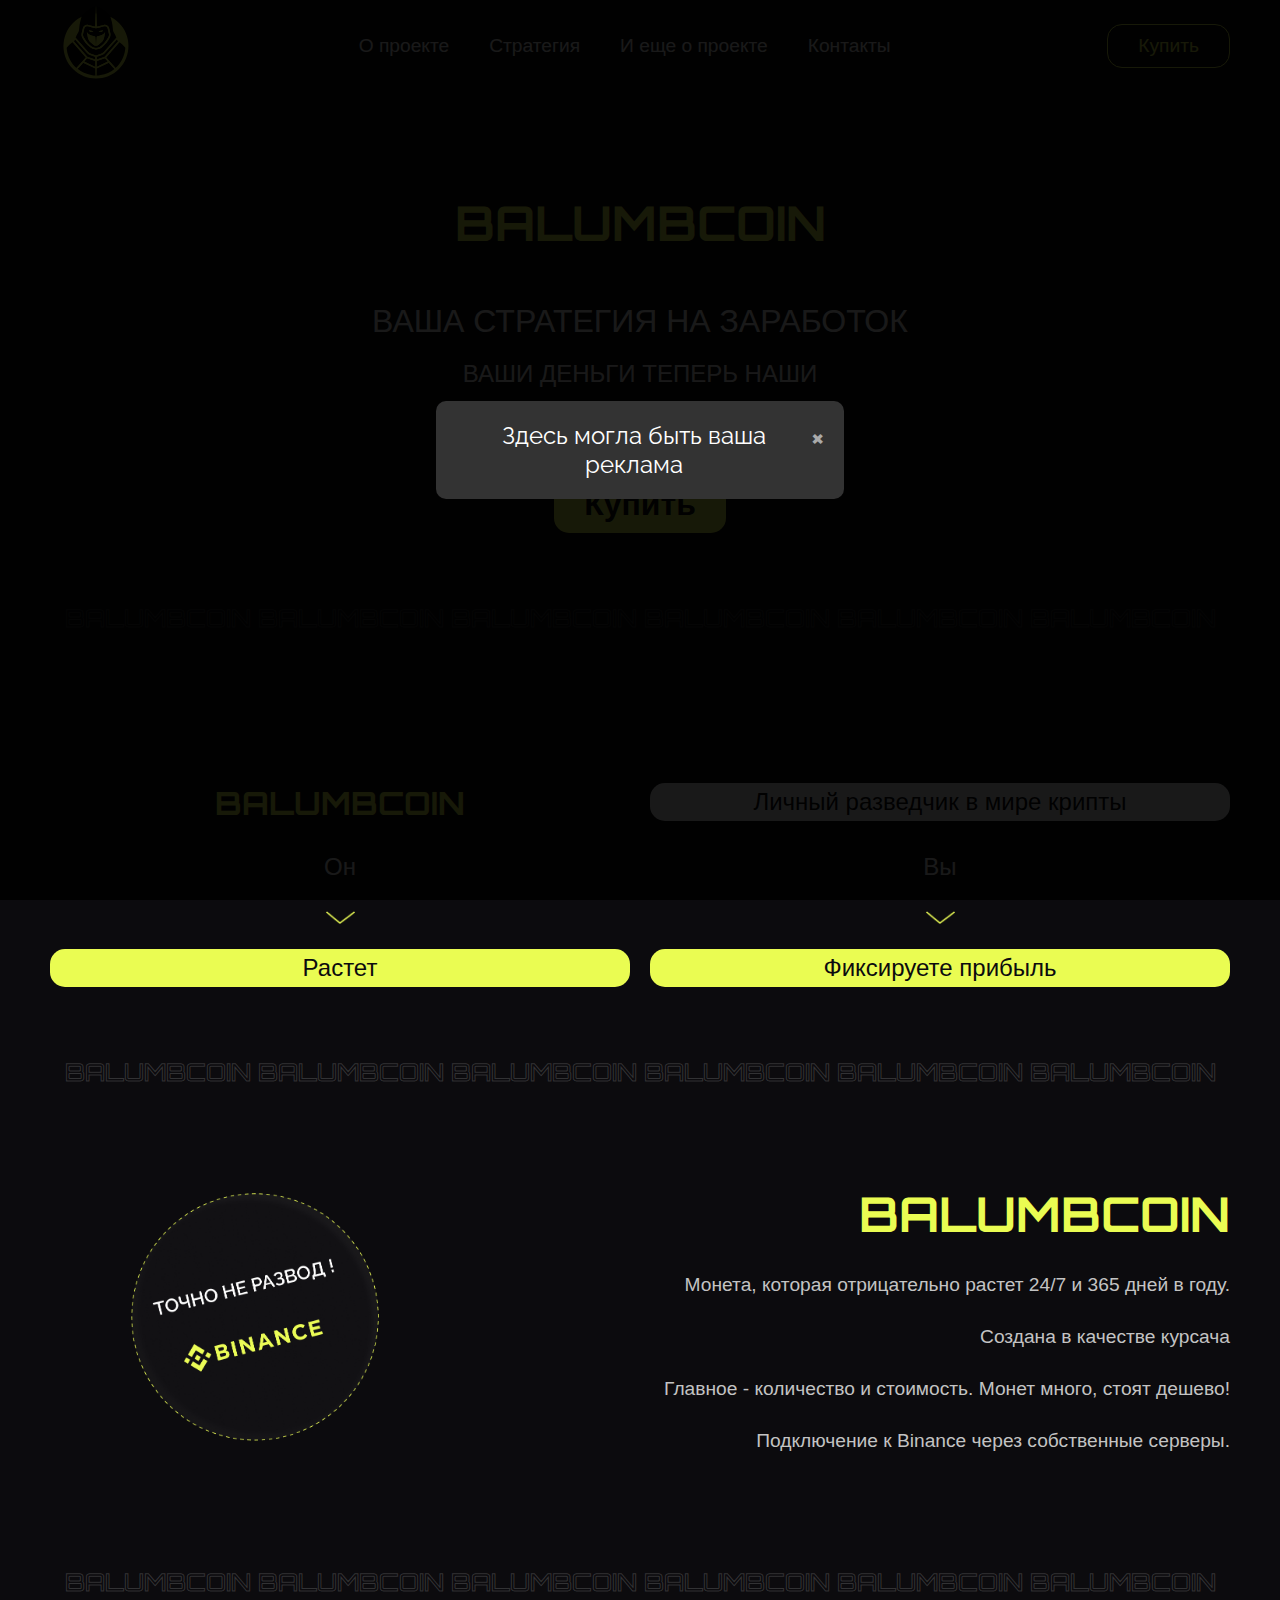
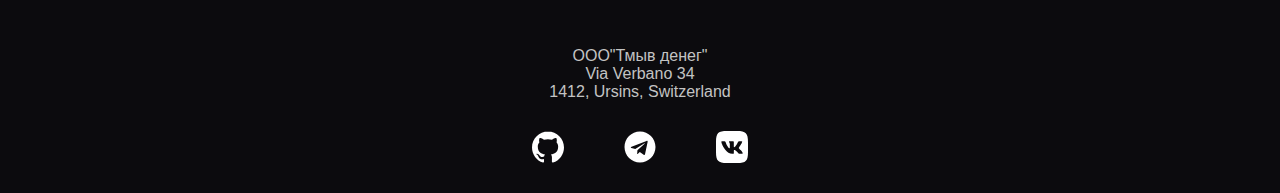
<file: Lab_2/index.html>
<!DOCTYPE html>
<html lang="en">
<head>
    <meta charset="UTF-8">
    <meta name="viewport" content="width=device-width, initial-scale=1.0">
    <link rel="stylesheet" href="css/index.css">
    <link rel="stylesheet" href="css/reset.css">
    <link rel="stylesheet" href="css/media.css">
    <title>BalumbCoin</title>
</head>
<body>
    
    <header class="header">
        <div class="container">
            <div class="header-nav">
                <div class="logo">
                <img src="src/svg/logo.svg" alt="BalumbCoin">
                </div>
                <nav class="nav">
                    <ul class="nav-list">
                        <li class="nav-item"><a href="#about">О проекте</a></li>
                        <li class="nav-item"><a href="#strategy">Стратегия</a></li>
                        <li class="nav-item"><a href="#about-2">И еще о проекте</a></li>
                        <li class="nav-item"><a href="#contacts">Контакты</a></li>
                    </ul>
                </nav>
                <div class="buy">
                    <a href="#">Купить</a>
                </div>
            </div>
        </div>
    </header>
    <main>
        <div id="modal" class="modal">
            <div class="modal-content">
                <span class="close">&times;</span>
                <p>Здесь могла быть ваша реклама</p>
            </div>
        </div>
        <section id="about">
            <div class="container">
                <div class="head">
                    <h1 class="title">BALUMBCOIN</h1>
                    <h2 class="description_1">ВАША СТРАТЕГИЯ НА ЗАРАБОТОК</h2>
                    <h3 class="description_2">ВАШИ ДЕНЬГИ ТЕПЕРЬ НАШИ</h3>
                    <h4 class="description_3">*Без 0% комиссии</h4>
                    <p class="buy_btn">Купить</p>
                    <p class="bc-text">BALUMBCOIN BALUMBCOIN BALUMBCOIN BALUMBCOIN BALUMBCOIN BALUMBCOIN</p>
                </div>
            </div>
        </section>
        <section id="strategy">
            <div class="container">
                <div class="grid-container">
                    <div class="grid-element">
                        <h2 class="el-1">BALUMBCOIN</h2>
                    </div>
                    <div class="grid-element">
                        <h2 class="el-2">Личный разведчик в мире крипты</h2>
                    </div>
                    <div class="grid-element">
                        <h2 class="el-3-4">Он</h2>
                    </div>
                    <div class="grid-element">
                        <h2 class="el-3-4">Вы</h2>
                    </div>
                    <div class="grid-element">
                        <img class="vector" src="src/svg/Vector_123.png" alt="Вниз">
                    </div>
                    <div class="grid-element">
                        <img class="vector" src="src/svg/Vector_123.png" alt="Вниз">
                    </div>
                    <div class="grid-element">
                        <h2 class="el-7-8">Растет</h2>
                    </div>
                    <div class="grid-element">
                        <h2 class="el-7-8">Фиксируете прибыль</h2>
                    </div>
                </div>
                <p class="bc-text">BALUMBCOIN BALUMBCOIN BALUMBCOIN BALUMBCOIN BALUMBCOIN BALUMBCOIN</p>
            </div>
        </section>
        <section id="about-2">
            <div class="container">
                <div class="about-2-content">
                    <div class="logo-2">
                        <img src="src/png/binance.png" alt="binance">
                    </div>
                    <div class="about-2-description">
                        <h2 class="title">BALUMBCOIN</h2>
                        <ul class="description-list">
                            <li class="description-item">Монета, которая отрицательно растет 24/7 и 365 дней в году.</li>
                            <li class="description-item">Создана в качестве курсача</li>
                            <li class="description-item">Главное - количество и стоимость. Монет много, стоят дешево!</li>
                            <li class="description-item">Подключение к Binance через собственные серверы.</li>
                        </ul>
                    </div>
                </div>
                <p class="bc-text">BALUMBCOIN BALUMBCOIN BALUMBCOIN BALUMBCOIN BALUMBCOIN BALUMBCOIN</p>
            </div>
        </section>
        <footer id="contacts">
            <div class="container">
                <div class="contacts">
                    <p>ООО"Тмыв денег"</p>
                    <p>Via Verbano 34</p>
                    <p>1412, Ursins, Switzerland</p>
                </div>
                <div class="contacts-buttons">
                    <a href="https://github.com/vioaxen" class='btn'><img src='./src/svg/Github.svg' alt='GitGub'></a>
                    <a href="https://t.me/axenvio" class='btn'><img src='./src/svg/Telegram.svg' alt='Telegram'></a>
                    <a href="https://vk.com/axenvio" class='btn'><img src='./src/svg/Vk.svg' alt='VK'></a>
                </div>
            </div>
        </footer>
    </main>
    <script src="js/index.js"></script>
</body>
</html>
</file>
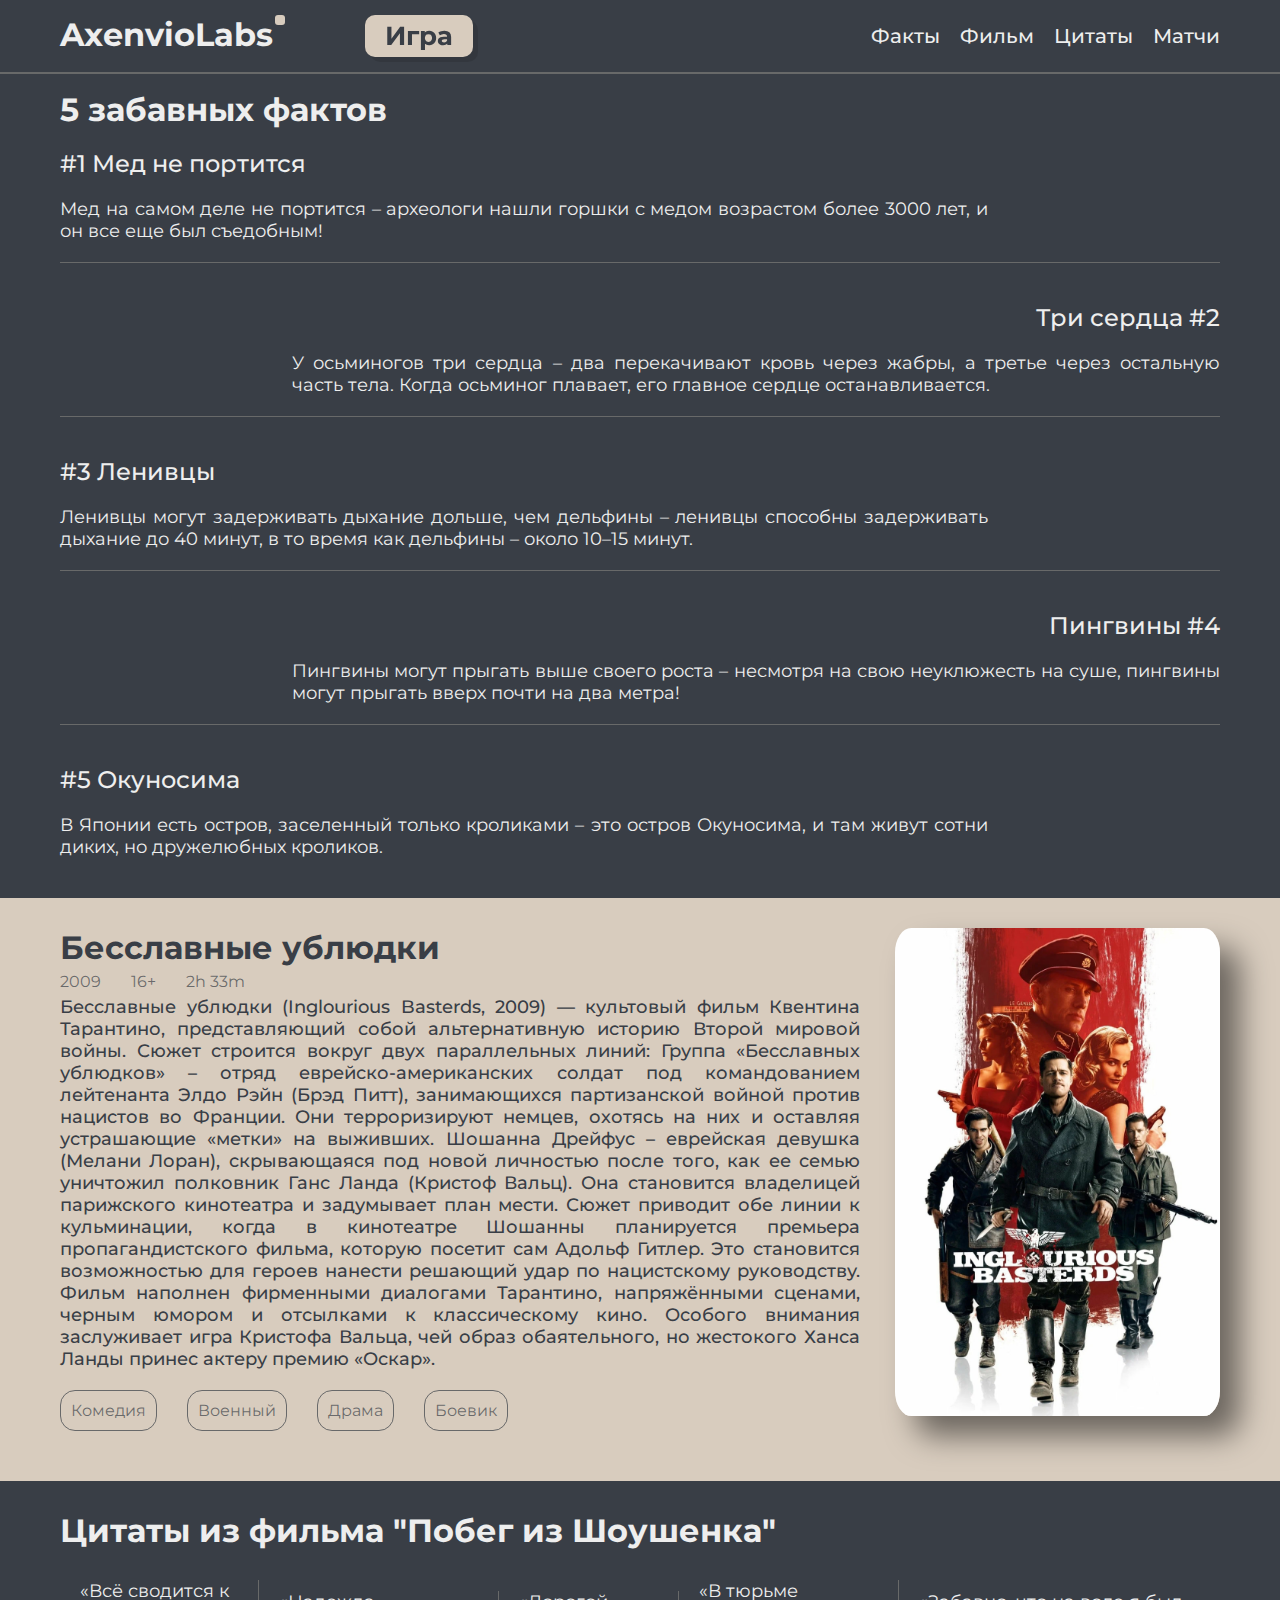
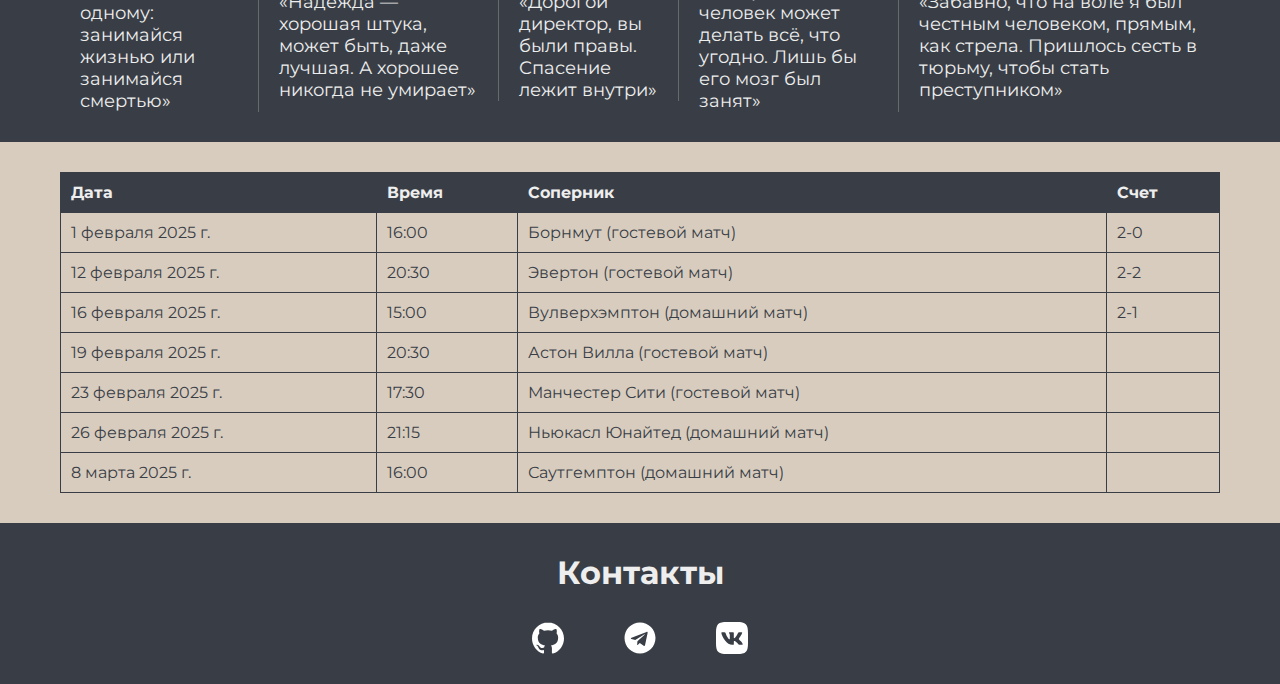
<file: Lab_3/index.html>
<!DOCTYPE html>
<html lang="en">
<head>
    <meta charset="UTF-8">
    <meta name="viewport" content="width=device-width, initial-scale=1.0">
    <title>Document</title>
    <link rel="stylesheet" href="./css/style.css">
    <link rel="stylesheet" href="./css/media.css">
</head>
<body>
<header class="header">
    <!-- Header navigation -->
    <div class="container">
        <div class="header-nav">
            <div class="left-bar">
                <a href="#!" class='logo'>AxenvioLabs</a>
                <button id="game" class="game_btn">Игра</button>
            </div>
            <nav class="nav">
                <ul class="nav-list">
                    <li class="nav-item"><a href="#facts" class="nav-link">Факты</a></li>
                    <li class="nav-item"><a href="#movie-sec" class="nav-link">Фильм</a></li>
                    <li class="nav-item"><a href="#quotes-sec" class="nav-link">Цитаты</a></li>
                    <li class="nav-item"><a href="#matches" class="nav-link">Матчи</a></li>
                </ul>
            </nav>
        </div>
    </div>
</header>

<!-- Facts section -->
<section id="facts-sec">
    <div class="container">
        <div class="facts">
            <h1 class="title">5 забавных фактов</h1>
            <ul class="facts-list">
                <li class="fact-item-left">
                    <h2 class='fact-item-title'>#1 Мед не портится</h2>
                    <p>Мед на самом деле не портится – археологи нашли горшки с медом возрастом более 3000 лет, и он все
                        еще был съедобным!</p>
                </li>
                <li class="fact-item-right">
                    <h2 class='fact-item-title'>Три сердца #2</h2>
                    <p>У осьминогов три сердца – два перекачивают кровь через жабры, а третье через остальную часть
                        тела. Когда осьминог плавает, его главное сердце останавливается.</p>
                </li>
                <li class="fact-item-left">
                    <h2 class='fact-item-title'>#3 Ленивцы</h2>
                    <p>Ленивцы могут задерживать дыхание дольше, чем дельфины – ленивцы способны задерживать дыхание до
                        40 минут, в то время как дельфины – около 10–15 минут.</p>
                </li>
                <li class="fact-item-right">
                    <h2 class='fact-item-title'>Пингвины #4</h2>
                    <p>Пингвины могут прыгать выше своего роста – несмотря на свою неуклюжесть на суше, пингвины могут
                        прыгать вверх почти на два метра!</p>
                </li>
                <li class="fact-item-left">
                    <h2 class='fact-item-title'>#5 Окуносима</h2>
                    <p>В Японии есть остров, заселенный только кроликами – это остров Окуносима, и там живут сотни
                        диких, но дружелюбных кроликов.</p>
                </li>
            </ul>
        </div>
    </div>
</section>

<!-- Movie review section-->
<section id="movie-sec">
    <div class="container">
        <div class="movie">
            <div class="movie-review-content">
                <div class="movie-review-header">
                    <h1 class="title">Бесславные ублюдки</h1>
                    <ul class="movie-list-description">
                        <li class="movie-item-description">2009</li>
                        <li class="movie-item-description">16+</li>
                        <li class="movie-item-description">2h 33m</li>
                    </ul>
                </div>
                <div class="movie-review-description">
                    <p>Бесславные ублюдки (Inglourious Basterds, 2009) — культовый фильм Квентина Тарантино, представляющий
                        собой альтернативную историю Второй мировой войны.

                        Сюжет строится вокруг двух параллельных линий:

                        Группа «Бесславных ублюдков» – отряд еврейско-американских солдат под командованием лейтенанта Элдо
                        Рэйн (Брэд Питт), занимающихся партизанской войной против нацистов во Франции. Они терроризируют
                        немцев, охотясь на них и оставляя устрашающие «метки» на выживших.
                        Шошанна Дрейфус – еврейская девушка (Мелани Лоран), скрывающаяся под новой личностью после того, как
                        ее семью уничтожил полковник Ганс Ланда (Кристоф Вальц). Она становится владелицей парижского
                        кинотеатра и задумывает план мести.
                        Сюжет приводит обе линии к кульминации, когда в кинотеатре Шошанны планируется премьера
                        пропагандистского фильма, которую посетит сам Адольф Гитлер. Это становится возможностью для героев
                        нанести решающий удар по нацистскому руководству.

                        Фильм наполнен фирменными диалогами Тарантино, напряжёнными сценами, черным юмором и отсылками к
                        классическому кино. Особого внимания заслуживает игра Кристофа Вальца, чей образ обаятельного, но
                        жестокого Ханса Ланды принес актеру премию «Оскар».</p>
                </div>
                <div class="movie-review-genres">
                    <ul class="movie-review-list-genres">
                        <li class="movie-review-item-genres">Комедия</li>
                        <li class="movie-review-item-genres">Военный</li>
                        <li class="movie-review-item-genres">Драма</li>
                        <li class="movie-review-item-genres">Боевик</li>
                    </ul>
                </div>
            </div>
            <div class="movie-review-img">
                <img src="./img/movie-poster.jpg" alt="Постер">
            </div>
        </div>

</section>

<!-- Quotes section-->
<section id="quotes-sec">
    <div class="container">
        <h1 class="title">Цитаты из фильма "Побег из Шоушенка"</h1>
        <ul class="quotes-list">
            <li class="quotes-item">
                <p>«Всё сводится к одному: занимайся жизнью или занимайся
                    смертью»</p>
            </li>
            <li class="quotes-item">
                <p>«Надежда — хорошая штука, может быть, даже лучшая. А
                    хорошее никогда не
                    умирает»</p>
            </li>
            <li class="quotes-item">
                <p>«Дорогой директор, вы были правы. Спасение лежит
                    внутри»</p>
            </li>
            <li class="quotes-item">
                <p>«В тюрьме человек может делать всё, что угодно. Лишь
                    бы его мозг был занят»</p>
            </li>
            <li class="quotes-item">
                <p>«Забавно, что на воле я был честным человеком, прямым, как
                    стрела. Пришлось сесть в тюрьму, чтобы стать преступником»</p>
            </li>
        </ul>
    </div>
</section>

<section id="matches">
    <div class="container">
        <div class="table-content">
            <table class="table">
                <thead>
                <tr>
                    <th>Дата</th>
                    <th>Время</th>
                    <th>Соперник</th>
                    <th>Счет</th>
                </thead>
                <tbody>
                <tr>
                    <td>1 февраля 2025 г.</td>
                    <td>16:00</td>
                    <td>Борнмут (гостевой матч)</td>
                    <td>2-0</td>
                </tr>
                <tr>
                    <td>12 февраля 2025 г.</td>
                    <td>20:30</td>
                    <td>Эвертон (гостевой матч)</td>
                    <td>2-2</td>
                </tr>
                <tr>
                    <td>16 февраля 2025 г.</td>
                    <td>15:00</td>
                    <td>Вулверхэмптон (домашний матч)</td>
                    <td>2-1</td>
                </tr>
                <tr>
                    <td>19 февраля 2025 г.</td>
                    <td>20:30</td>
                    <td>Астон Вилла (гостевой матч)</td>
                    <td></td>
                </tr>
                <tr>
                    <td>23 февраля 2025 г.</td>
                    <td>17:30</td>
                    <td>Манчестер Сити (гостевой матч)</td>
                    <td></td>
                </tr>
                <tr>
                    <td>26 февраля 2025 г.</td>
                    <td>21:15</td>
                    <td>Ньюкасл Юнайтед (домашний матч)</td>
                    <td></td>
                </tr>
                <tr>
                    <td>8 марта 2025 г.</td>
                    <td>16:00</td>
                    <td>Саутгемптон (домашний матч)</td>
                    <td></td>
                </tr>
                </tbody>
            </table>
        </div>
    </div>
</section>

<!-- Contacts section -->
<footer class="contacts">
    <div class="container">
        <div class="contacts-title">
            <h1 class="title">Контакты</h1>
        </div>
        <div class="contacts-buttons">
            <a href="https://github.com/vioaxen" class='btn'><img src='./img/Github.svg'></a>
            <a href="https://t.me/axenvio" class='btn'><img src='./img/Telegram.svg'></a>
            <a href="https://vk.com/axenvio" class='btn'><img src='./img/Vk.svg'></a>
        </div>
    </div>
</footer>
<script src="./js/scripts.js"></script>
</body>
</html>
</file>
<file: Lab_2/css/index.css>
@import url('https://fonts.googleapis.com/css2?family=Orbitron:wght@400..900&family=Raleway:ital,wght@0,100..900;1,100..900&display=swap');

body {
    font-family: "Raleway", sans-serif;
    background: #0C0B0E;
}

.container {
    max-width: 1500px;
    padding: 0 50px;
    margin: 0 auto;
    font-family: "Montserrat", sans-serif;
}

/* Header */
.header-nav {
    display: flex;
    justify-content: space-between;
    align-items: center;
    
}

.nav-list {
    display: flex;
    justify-content: space-between;
    align-items: center;
    gap: 40px;
    font-size: 1.2rem;
}

.nav-list a {
    color: #FFFFFF;
}

.buy {
    border: 1px solid #EAFC52;
    padding: 10px 30px;
    border-radius: 15px;
    font-size: 1.2rem;
}

.buy a {
    color: #EAFC52;
}

/* About */
#about {
    
    padding: 100px 0;
    color: #EAFC52;
}

.head {
    display: flex;
    flex-direction: column;
    align-items: center;
    text-align: center;
}

.head h1 {
    font-family: 'Orbitron', sans-serif;
    font-size: 3rem;
    font-weight: 700;
    margin-bottom: 20px;

}

.head h2 {
    font-size: 2rem;
    font-weight: 500;
    margin-bottom: 20px;
    color: #FFFFFF;
}

.head h3 {
    font-size: 1.5rem;
    font-weight: 500;
    color: #FFFFFF;
    margin-bottom: 20px;
}

.head h4 {
    font-size: 1.5rem;
    font-weight: 500;
    color: #FFFFFF;
    margin-bottom: 20px;
    padding: 10px 20px;
    border-radius: 15px;
}

.buy_btn {
    color: #0C0B0E;
    padding: 10px 30px;
    border-radius: 15px;
    font-size: 2rem;
    font-weight: 700;
    background-color: #EAFC52;
}

.bc-text {
    font-family: 'Orbitron', sans-serif;
    font-size: 1.5rem;
    font-weight: 500;
    color: transparent;
    -webkit-text-stroke: 1px #88888852;
    padding-top: 20px;
    text-align: center;
    margin: 50px auto;
}

/* Strategy */
#strategy {
   
    color: #EAFC52;
}

.grid-container {
    display: grid;
    grid-template-columns: repeat(2, 1fr);
    gap: 20px;
    text-align: center;
}

.el-1 {
    font-family: 'Orbitron', sans-serif;
    font-size: 2rem;
    font-weight: 700;
}

.el-2 {
    font-size: 1.5rem;
    font-weight: 500;
    color: #0C0B0E;
    background-color: #FFFFFF;
    padding: 5px 20px;
    border-radius: 15px;
}

.el-3-4 {
    font-size: 1.5rem;
    font-weight: 500;
    color: #FFFFFF;
    padding: 10px 20px;
    border-radius: 15px;
}

.vector {
    width: 5%;
}

.el-7-8 {
    font-size: 1.5rem;
    font-weight: 500;
    color: #0C0B0E;
    padding: 5px 10px;
    border-radius: 15px;
    background-color: #EAFC52;
}

/* About-2 */
.about-2-content {
    display: flex;
    justify-content: space-between;
    align-items: center;
    
}

.logo-2 img {
    height: 40vh;
}

.title {
    font-family: 'Orbitron', sans-serif;
    font-size: 3rem;
    font-weight: 700;
    color: #EAFC52;
    text-align: right;
    padding-bottom: 30px;
}

.description-list {
    display: flex;
    flex-direction: column;
    text-align: right;
    gap: 30px;
    font-size: 1.2rem;
    color: #C3C3C3;
}

.contacts {
    background: #0C0B0E;
    color: #C3C3C3;
    text-align: center;
    padding-bottom: 30px;
}

.contacts-title {
    margin-bottom: 30px;
}

.contacts-buttons {
    display: flex;
    justify-content: center;
    column-gap: 60px;
    padding-bottom: 30px;
}

.contacts-buttons .btn:hover {
    transform: scale(1.1);
}


.modal {
    display: none; 
    position: fixed; 
    z-index: 1; 
    left: 0;
    top: 0;
    width: 100%;
    height: 100%;
    overflow: auto; 
    background-color: rgb(0,0,0); 
    background-color: rgba(0,0,0,0.4); 
}


.modal {
    display: none;
    position: fixed; 
    z-index: 1000; 
    left: 0;
    top: 0;
    width: 100%;
    height: 100%;
    background-color: rgba(0, 0, 0, 0.9); 
    justify-content: center;
    align-items: center;
    color: white;
    font-size: 24px;
    text-align: center;
    opacity: 0;
    transition: opacity 0.5s ease-in-out;
}

.modal.show {
    display: flex;
    opacity: 1;
}


.modal-content {
    background-color: #333;
    padding: 20px;
    border-radius: 10px;
    max-width: 80%;
}

.close {
    color: #aaa;
    float: right;
    font-size: 28px;
    font-weight: bold;
}

.close:hover,
.close:focus {
    color: black;
    text-decoration: none;
    cursor: pointer;
}
</file>
<file: Lab_2/css/media.css>
@media (max-width: 1200px ){
    header {
        height: 10vh;
    }
    .logo img {
        height: 10vh;
    }
   
    .nav {
        display: none;
    }
    .header-nav {
        justify-content: space-between;
    }

    .container {
        padding: 0 30px;
    }
    .head h2, .head h3, .head h4 {
        font-size: 1rem;
    }
    .buy_btn {
        font-size: 1rem;
    }
    .bc-text {
        font-size: 1rem;
    }


    .description-list {
        font-size: 0.8rem;
    }
    .grid-container {
        grid-template-columns: repeat(2, 1fr);
    }
    .el-1 {
        font-size: 1.2rem;
    }

    .el-2 {
        font-size: 1rem;
    }

    .el-7-8 {
        font-size: 0.9rem;
    }
   
    .title {
        font-size: 2.5rem;
        text-align: right;
    }
    .description-list {
        font-size: 1rem;
        text-align: right;
       
    }

    .logo-2 img {
        height: 40vh;
    }

    .vector {
        width: 5%;
    }

    .contacts {
        font-size: 1rem;
    }
}

@media (max-width: 850px ) {
    header {
        height: 10vh;
    }

    .buy {
        display: none;
    }

    .logo img {
        height: 10vh;
    }

    .header-nav {
        justify-content: center;
    }
    .container {
        padding: 0 15px;
    }

    .head {
        text-align: center;
    }

    .head h2, .head h3, .head h4 {
        font-size: 0.8rem;
    }
    .buy_btn {
        font-size: 0.8rem;
    }

    .grid-container {
        grid-template-columns: repeat(2, 1fr);
    }
    .el-1 {
        font-size: 1.2rem;
    }

    .el-2 {
        font-size: 0.5rem;
    }

    .el-7-8 {
        font-size: 0.5rem;
    }


    .bc-text {
        font-size: 0.3rem;
    }
    .logo-2 img {
        height: 30vh;
    }
    .title {
        font-size: 2rem;
        text-align: center;
    }
    .description-list {
        font-size: 0.7rem;
        text-align: center;
    }
    .vector {
        width: 15%;
    }

    .contacts {
        font-size: 0.7rem;
    }
}

@media (max-width: 576px ){
    header {
        height: 10vh;
    }
    .logo img {
        height: 10vh;
    }
   
    .buy {
        display: none;
    }
    .header-nav {
        justify-content: center;
    }

    #about {
        padding:  0;
    }
    .container {
        padding: 0 10px;
    }
    .head h1 {
        font-size: 1.5rem;
    }
    .head h2, .head h3, .head h4 {
        font-size: 1rem;
    }
    .buy_btn {
        font-size: 1rem;
    }
    .bc-text {
        font-size: 0.8rem;
    }
    .logo-2 img {
        height: 30vh;
    }
    .title {
        font-size: 1.5rem;
    }
    .description-list {
        font-size: 0.8rem;
    }
    .grid-container {
        grid-template-columns: repeat(2, 1fr);
    }
    .el-1 {
        font-size: 1.2rem;
    }

    .el-2 {
        font-size: 0.5rem;
    }

    .el-7-8 {
        font-size: 0.8rem;
    }

    .about-2-content {
        flex-direction: column;
    }
    .bc-text {
        font-size: 0.4rem;
    }
    .logo-2 img {
        height: 40vh;
        width: 40vh;
    }
    .title {
        font-size: 1.2rem;
        text-align: center;
    }
    .description-list {
        font-size: 0.7rem;
        text-align: center;
    }

    .vector {
        width: 15%;
    }

    .contacts {
        font-size: 0.7rem;
    }
}

@media (max-width: 375px ){

    header {
        height: 10vh;
    }

    .buy {
        display: none;
    }

    .logo img {
        height: 10vh;
    }

    .header-nav {
        justify-content: center;
    }
    .container {
        padding: 0 15px;
    }

    .head {
        text-align: center;
    }

    .head h2, .head h3, .head h4 {
        font-size: 0.8rem;
    }
    .buy_btn {
        font-size: 0.8rem;
    }

    .grid-container {
        grid-template-columns: repeat(2, 1fr);
    }
    .el-1 {
        font-size: 1.2rem;
    }

    .el-2 {
        font-size: 0.5rem;
    }

    .el-7-8 {
        font-size: 0.5rem;
    }

    .about-2-content {
        flex-direction: column;
    }
    .bc-text {
        font-size: 0.3rem;
    }
    .logo-2 img {
        height: 40vh;
    }
    .title {
        font-size: 1.2rem;
        text-align: center;
    }
    .description-list {
        font-size: 0.7rem;
        text-align: center;
    }
    .vector {
        width: 15%;
    }

    .contacts {
        font-size: 0.7rem;
    }
}
</file>
<file: Lab_3/css/media.css>
@media (max-width: 1200px) {

    .title {
        text-align: center;
    }
    .movie {
        display: flex;
        flex-direction: column;
        justify-content: center;
    }

    .movie-review-content {
        max-width: fit-content;
    }

    .movie-list-description {
        justify-content: center;
    }

    .movie-review-list-genres {
        justify-content: center;
    }

    .movie-review-img {
        text-align: center;
    }

    .movie-review-img img {
        margin: 0 auto; 
    }
}

@media (max-width: 1040px) {
    .quotes-list {
        padding-top: 30px;
        display: flex;
        flex-direction: column;
        align-items: center;
        text-align: center;
    }

    .quotes-item {
        display: flex;
        flex-direction: column;
        align-items: center;
        padding: 20px;
        border-right: none;
        border-bottom: 1px solid rgb(216, 204, 190, 0.3);
    }

    .quotes-item:last-child {
        border-bottom: none;
    } 
}

@media (max-width: 900px) {
    nav {
        display: none;
    }

    .header {
        display: flex;
        justify-content: center;
    }
}

@media (max-width: 450px) {
    .left-bar {
        display: flex;
        flex-direction: column;
        align-items: center;
        row-gap: 20px;
    }

    body {
        margin-top: 120px;
    }
}
</file>
<file: Lab_3/css/style.css>
@import "./reset.css";
@import "./media.css";

@import url('https://fonts.googleapis.com/css2?family=Montserrat:ital,wght@0,100..900;1,100..900&family=Playfair+Display:ital,wght@0,400..900;1,400..900&display=swap');


html, body {
    overflow-x: hidden;
}

body {
    font-family: 'Montserrat', sans-serif;
    margin-top: 60px;
}

header {
    position: fixed;
    top: 0;
    width: 100%;
    z-index: 1000;
}

p {
    font-size: 18px;
}

.container {
    max-width: 1430px;
    padding: 0 60px;
    margin: 0 auto;
}

.title {
    padding-top: 30px;
    font-size: 32px;
    font-weight: 700;
}

/* Header */

.header {
    background-color:#393E46;
    color: #EEEEEE;
    padding: 15px 0;
    border-bottom: 2px solid rgb(216, 204, 190, 0.3);
}

.header-nav {
    display: flex;
    justify-content: space-between;
    align-items: center;
}

.left-bar {
    display: flex;
    align-items: center;
    column-gap: 80px;
}

.game_btn {
    font-size: 26px;
    font-weight: 700;
    color: #393E46;
    background-color: #d8ccbe;
    border-radius: 10px;
    padding: 5px 20px;
    transition: transform 0.3s ease-in-out, background-color 0.3s ease-in-out;
    will-change: transform;
    box-shadow: 5px 5px rgba(0, 0, 0, 0.1);
}

.game_btn:hover {
    transform: scale(1.1);
    background-color: #c0b0a0;
}

.logo {
    position: relative;
    padding: 0 12px 3px 0;
    font-weight: 700;
    font-size: 32px;
    color: #EEEEEE;
}

.logo::after {
    position: absolute;
    right: 0;
    top: 0;
    content: "";
    display: block;
    width: 10px;
    height: 10px;
    background-color: #d8ccbe;
    border-radius: 30%;
}

/* Navigation */

.nav-list {
    display: flex;
    column-gap: 20px;
    font-weight: 500;
    font-size: 20px;
}

.nav-link {
    color: #EEEEEE;
}

.nav-link.active {
    color: #d8ccbe;
}

/* Facts section */

#facts-sec {
    background: #393E46;
    color: #EEEEEE;

}

.fact-item-title {
    padding: 20px 0;
    font-size: 24px;
    font-weight: 500;
}

.facts-list p {
    text-align: justify;
    max-width: 80%;
}

.facts-list {
    display: flex;
    flex-direction: column;
}
.fact-item-left, .fact-item-right {
    width: 100%;
    display: flex;
    flex-direction: column;
    align-items: flex-start;
    margin-bottom: 20px;
    padding-bottom: 20px;
    border-bottom: 1px solid rgb(216, 204, 190, 0.3);
}

.fact-item-left:last-child,
.fact-item-right:last-child {
    border-bottom: none;
}

.fact-item-right {
    align-items: flex-end;
}

/* Movie review section */

#movie-sec {
    background: #d8ccbe;
}
.movie {
    display: flex;
    justify-content: space-between;
    column-gap: 30px;
    color: #393E46;
    padding-bottom: 30px;
}

.movie-review-content {
    max-width: 800px;
}

.movie-review-description p{
    font-size: 18px;
    font-weight: 500;
    text-align: justify;
    text-justify: inter-word;
}

.movie-list-description {
    display: flex;
    justify-content: left;
    column-gap: 30px;
    margin: 5px 0 5px 0;
    color: rgba(57, 62, 70, 0.7);
}

.movie-review-list-genres {
    display: flex;
    justify-content: left;
    column-gap: 30px;
    margin: 20px 0 20px 0;
    color: rgba(57, 62, 70, 0.7);
}

.movie-review-item-genres {
    border: 1px solid rgb(57, 62, 70, 0.7);
    border-radius: 15px;
    display: inline-block;
    padding: 10px;
}

.movie-review-img {
    margin: 30px 0 10px 0;
}

.movie-review-img img {
    border-radius: 5%;
    box-shadow: 20px 20px 30px rgba(0, 0, 0, 0.5);
    width: 325px;
}

/* Quotes section */

#quotes-sec {
    background: #393E46;
    color: #EEEEEE;
}

.quotes-list {
    padding: 30px 0;
    display: flex;
    flex-direction: row;
    align-items: center;
}

.quotes-item {
    display: flex;
    flex-direction: column;
    align-items: center;
    padding: 0 20px;
    border-right: 1px solid rgb(216, 204, 190, 0.3);
}

.quotes-item:last-child {
    border-right: none;
}

/* Table */
#matches {
    background: #d8ccbe;
    color: #393E46;
    padding: 30px 0;
}

.table-content {
    display: flex;
    justify-content: center;
    column-gap: 30px;
}

.table {
    width: 100%;
    border-collapse: collapse;
}

.table th, .table td {
    border: 1px solid #393E46;
    padding: 10px;
    text-align: left;
}

.table th {
    background-color: #393E46;
    color: #EEEEEE;
}

/* Contacts */
.contacts {
    background: #393E46;
    color: #EEEEEE;
    text-align: center;
    padding-bottom: 30px;
}

.contacts-title {
    margin-bottom: 30px;
}

.contacts-buttons {
    display: flex;
    justify-content: center;
    column-gap: 60px;
}

.contacts-buttons .btn:hover {
    transform: scale(1.1);
}
</file>
